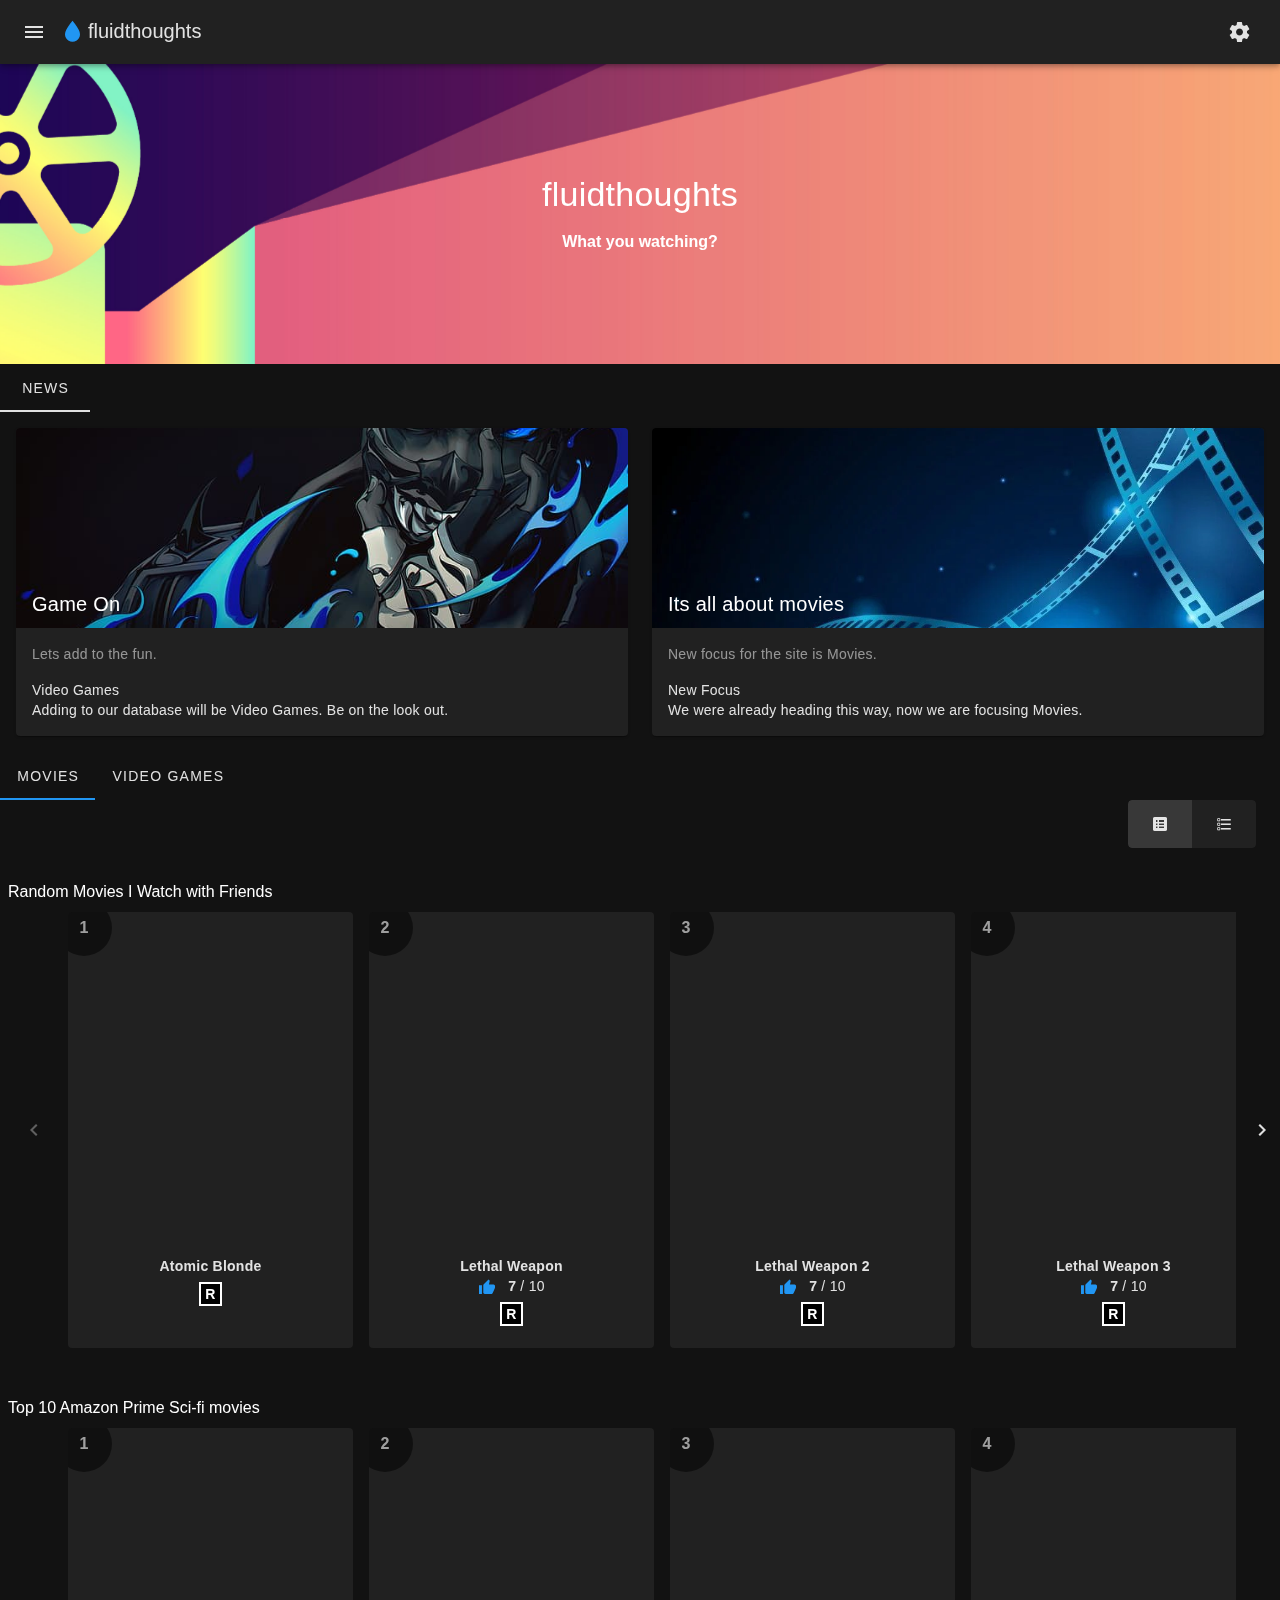
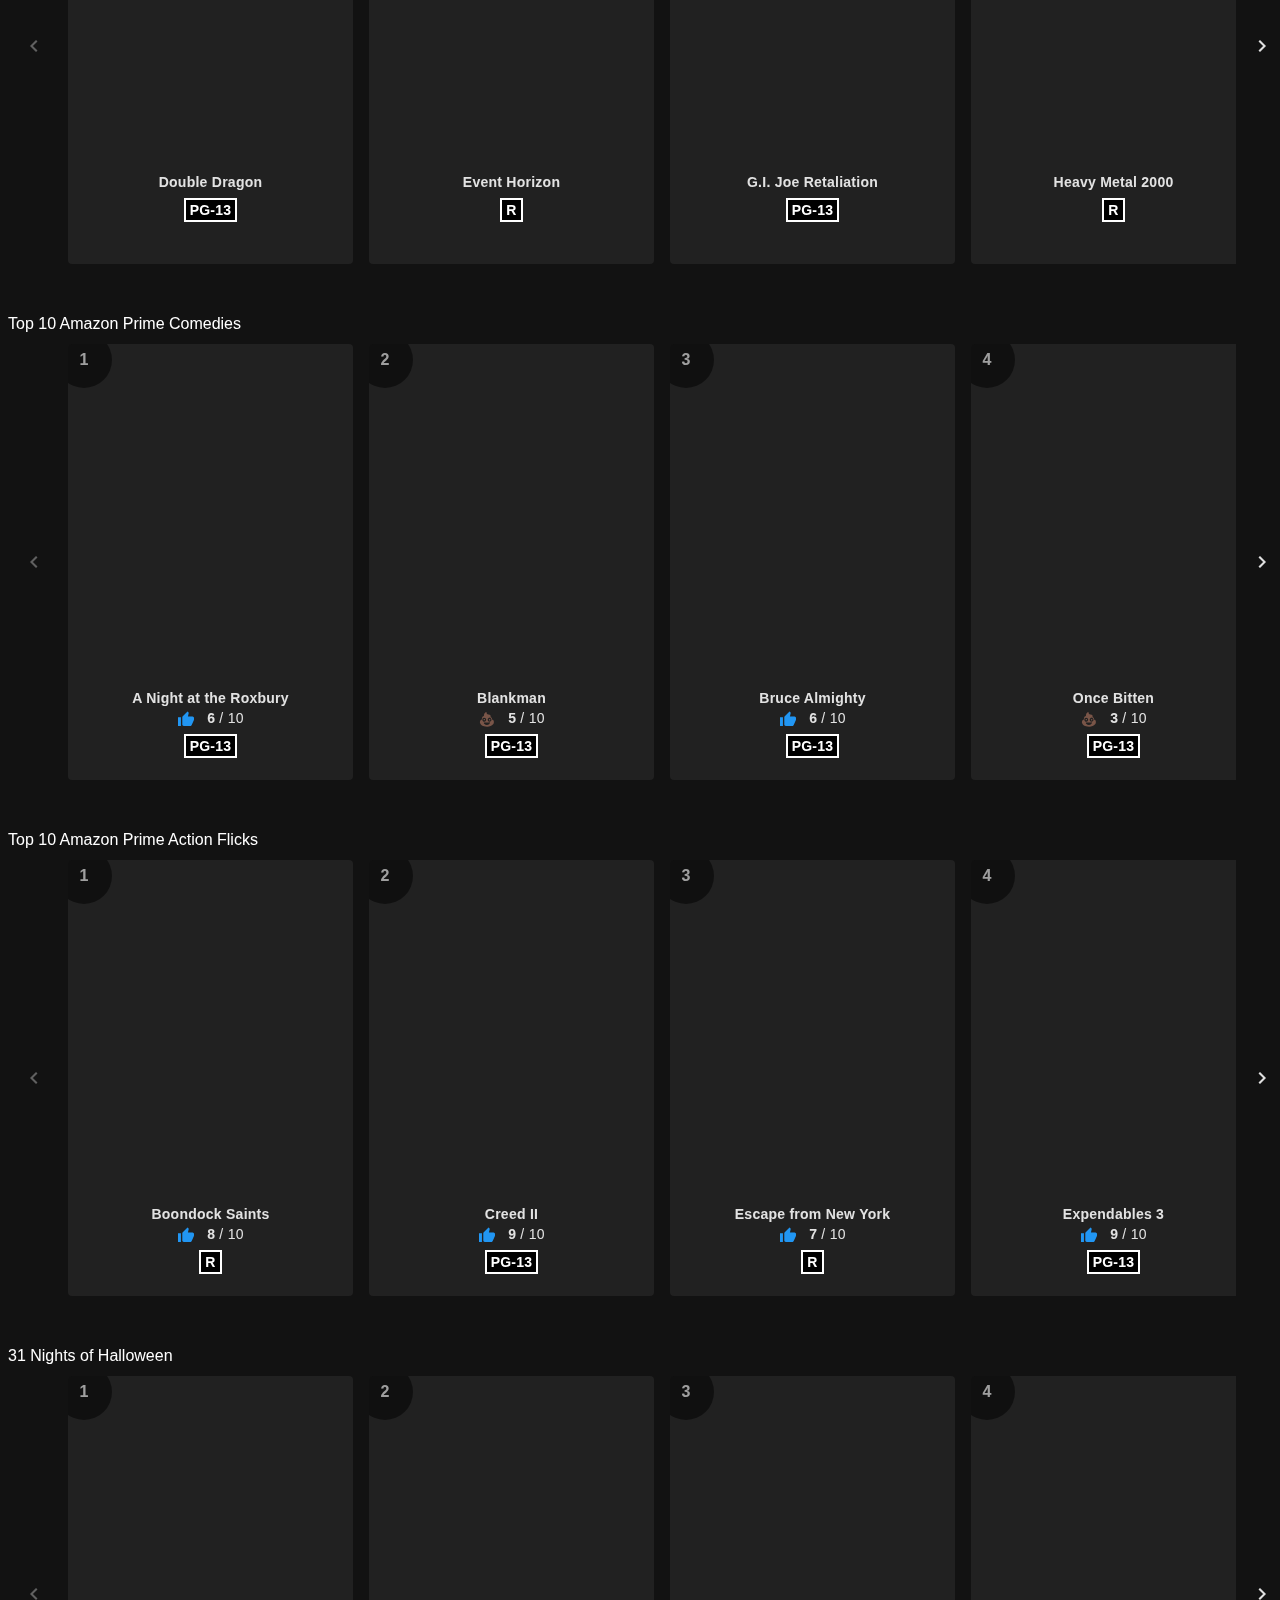
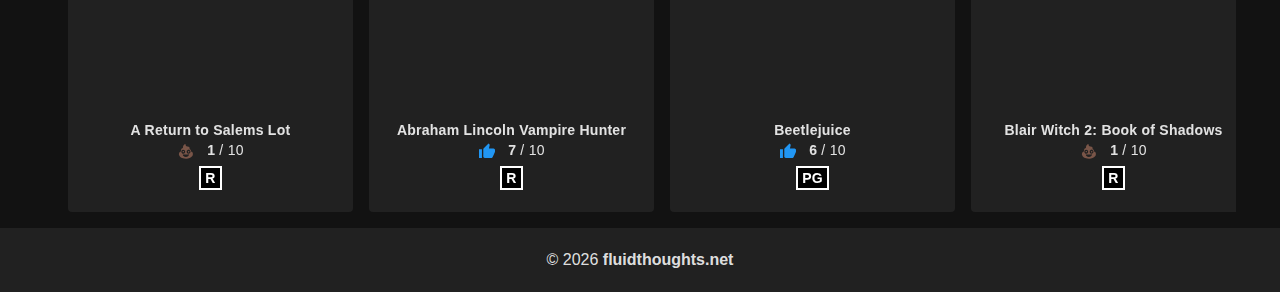
<file: index.html>
<!DOCTYPE html>
<html lang="en">

<head>
  <meta charset="UTF-8">
  <link rel="icon" href="/favicon.ico">
  <link rel="manifest" href="site.webmanifest" />  
  <meta name="viewport" content="width=device-width, initial-scale=1.0">
  <meta name="apple-mobile-web-app-status-bar" content="#db4938">
  <title>fluidthoughts</title>
  <script type="module" crossorigin src="/assets/index.c188f506.js"></script>
  <link rel="stylesheet" href="/assets/index.9552e11f.css">
</head>

<body>
  <div id="app"></div>
  
  <!-- <script>
    if (!navigator.serviceWorker.controller) {
        navigator.serviceWorker.register("/serviceWorker.js").then(function(reg) {
            console.log("Service worker has been registered for scope: " + reg.scope);
        });
    }
   </script>
  <script src="snowstorm.js"></script>
  <script>
    window.onload = () => {
      snowStorm.snowColor = '#99ccff';   // blue-ish snow!?
      snowStorm.flakesMaxActive = 128;    // show more snow on screen at once
      snowStorm.useTwinkleEffect = true; // let the snow flicker in and out of view
      snowStorm.autoStart = false; // Disable autostart of snow
      snowStorm.stop(); // Stops snow and clears it.
    }
  </script> -->
  <!-- Google tag (gtag.js) -->
  <script async src="https://www.googletagmanager.com/gtag/js?id=G-Q8MGFHNXDK"></script>
  <script>
    window.dataLayer = window.dataLayer || [];
    function gtag(){dataLayer.push(arguments);}
    gtag('js', new Date());

    gtag('config', 'G-Q8MGFHNXDK');
  </script>  
</body>

</html>
</file>
